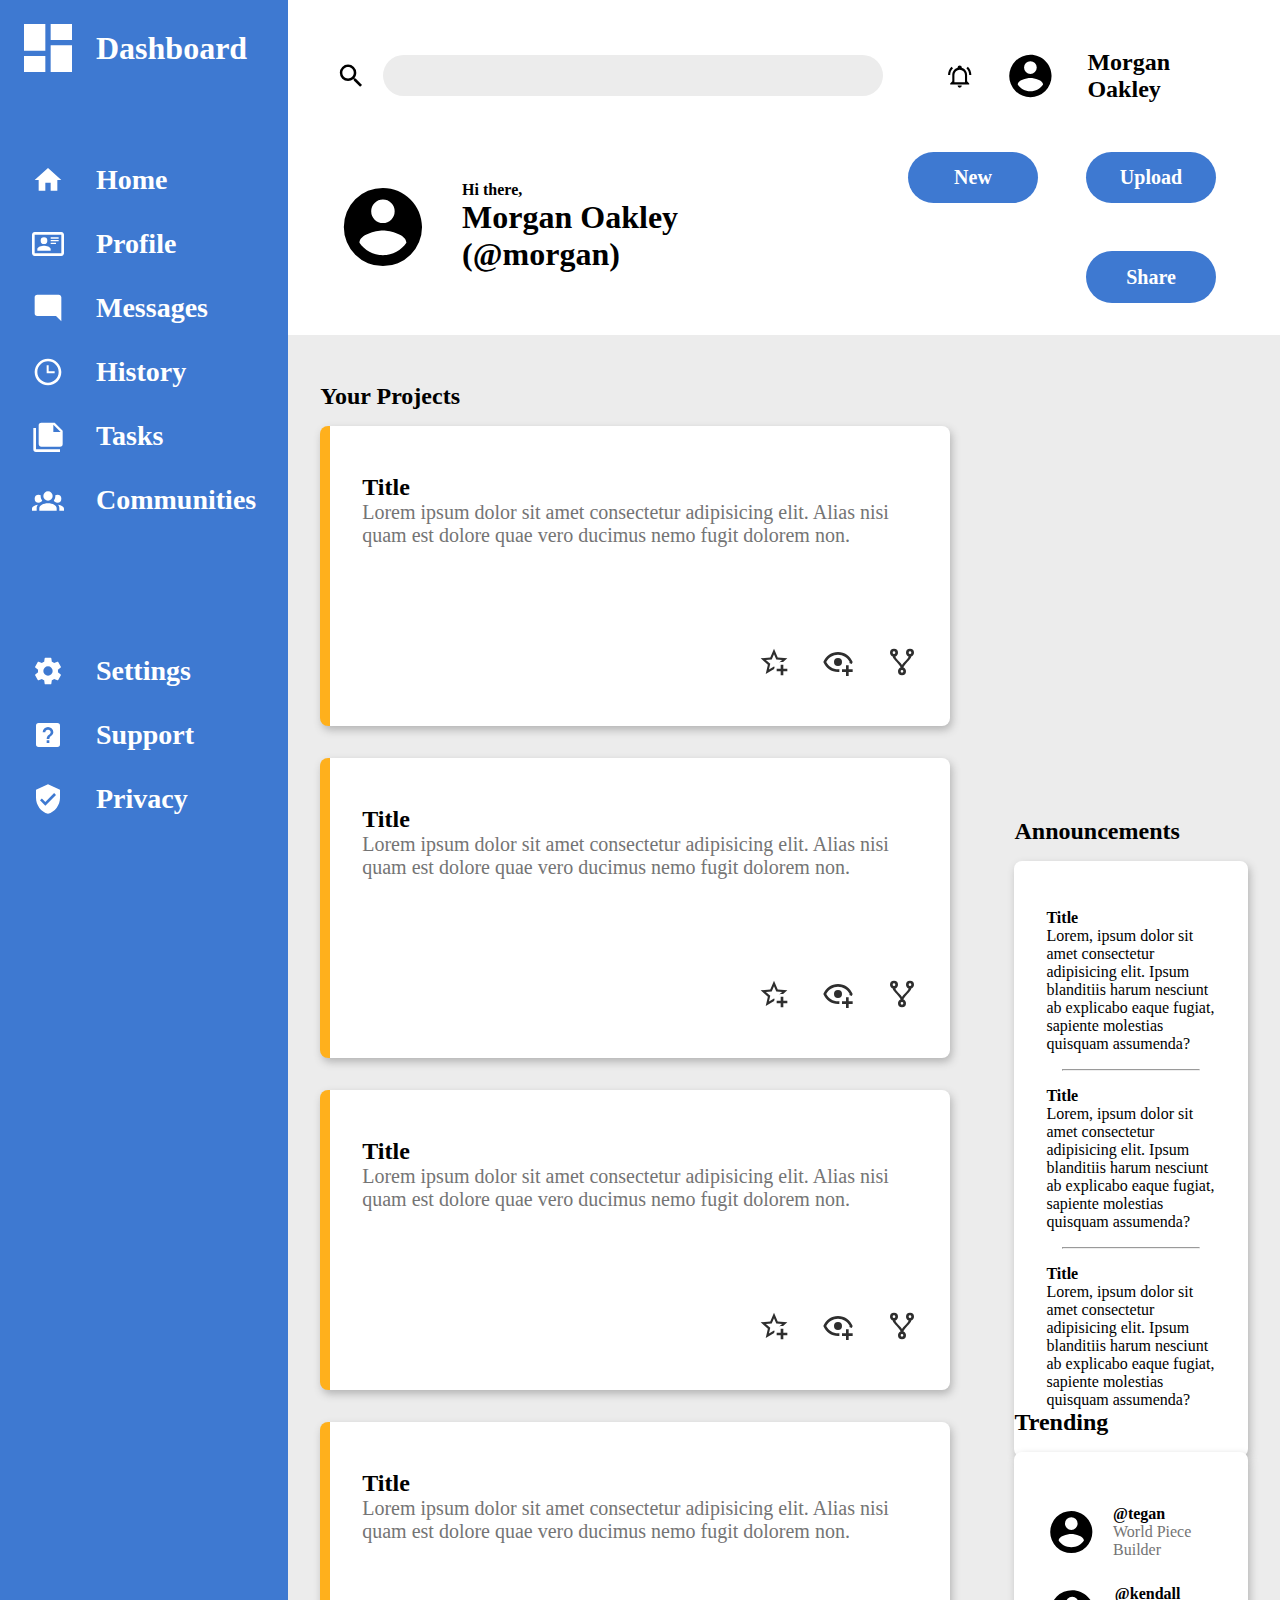
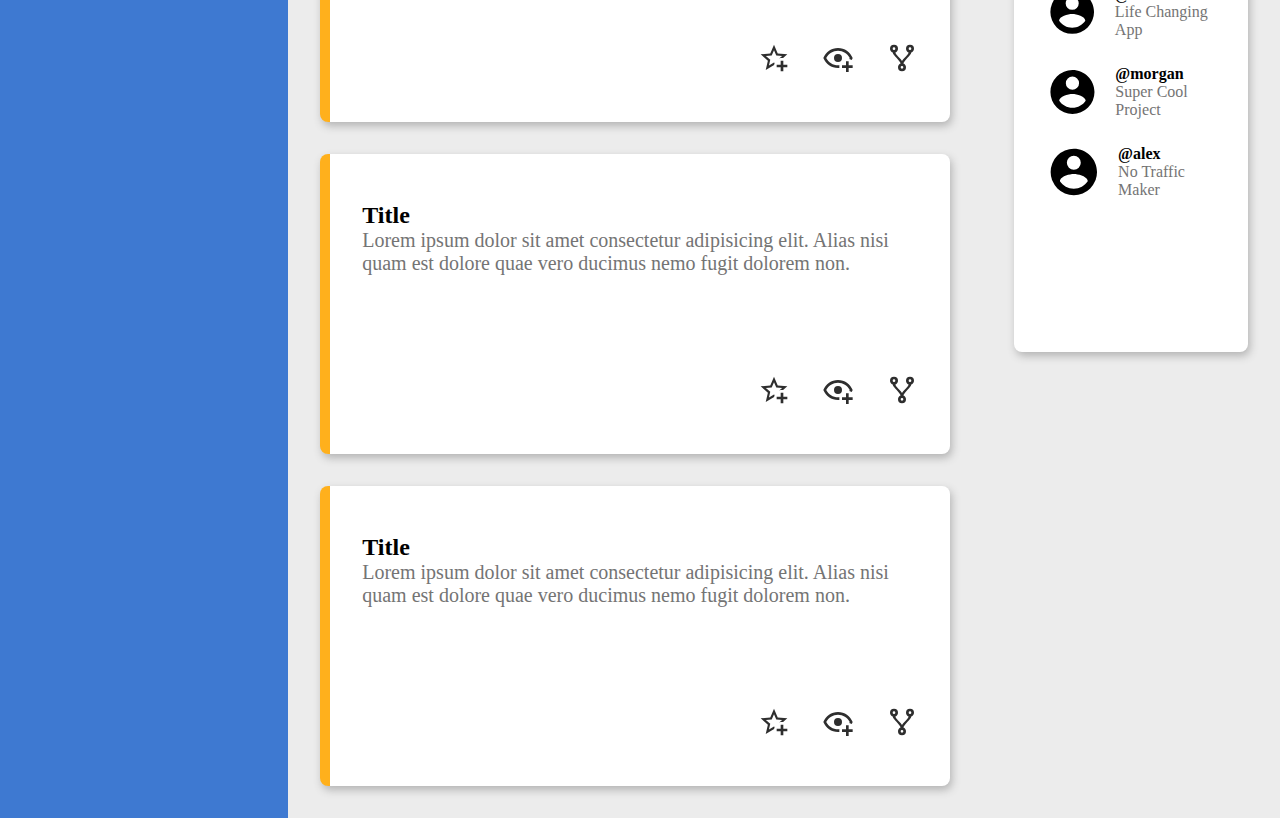
<file: intermediate-html-css/admin-dashboard/index.html>
<!DOCTYPE html>
<html lang="en">
<head>
    <meta charset="UTF-8">
    <meta name="viewport" content="width=device-width, initial-scale=1.0">
    <title>Document</title>
    <link rel="stylesheet" href="style.css">
</head>
<body>
    <div class="sidebar">
        <div class="logo">
            <div class="logo-container">
                <svg xmlns="http://www.w3.org/2000/svg" viewBox="0 0 24 24"><title>view-dashboard</title><path d="M13,3V9H21V3M13,21H21V11H13M3,21H11V15H3M3,13H11V3H3V13Z" /></svg>
                <span>Dashboard</span>
            </div>
        </div>
        <div class="links">
            <div class="nav-item">
                <svg xmlns="http://www.w3.org/2000/svg" viewBox="0 0 24 24"><title>home</title><path d="M10,20V14H14V20H19V12H22L12,3L2,12H5V20H10Z" /></svg>
                <span>Home</span>
            </div>

            <div class="nav-item">
                <svg xmlns="http://www.w3.org/2000/svg" viewBox="0 0 24 24"><title>card-account-details-outline</title><path d="M22,3H2C0.91,3.04 0.04,3.91 0,5V19C0.04,20.09 0.91,20.96 2,21H22C23.09,20.96 23.96,20.09 24,19V5C23.96,3.91 23.09,3.04 22,3M22,19H2V5H22V19M14,17V15.75C14,14.09 10.66,13.25 9,13.25C7.34,13.25 4,14.09 4,15.75V17H14M9,7A2.5,2.5 0 0,0 6.5,9.5A2.5,2.5 0 0,0 9,12A2.5,2.5 0 0,0 11.5,9.5A2.5,2.5 0 0,0 9,7M14,7V8H20V7H14M14,9V10H20V9H14M14,11V12H18V11H14" /></svg>
                <span>Profile</span>
            </div>

            <div class="nav-item">
                <svg xmlns="http://www.w3.org/2000/svg" viewBox="0 0 24 24"><title>message-reply</title><path d="M22,4C22,2.89 21.1,2 20,2H4A2,2 0 0,0 2,4V16A2,2 0 0,0 4,18H18L22,22V4Z" /></svg>
                <span>Messages</span>
            </div>

            <div class="nav-item">
                <svg xmlns="http://www.w3.org/2000/svg" viewBox="0 0 24 24"><title>clock-time-three-outline</title><path d="M12 20C16.4 20 20 16.4 20 12S16.4 4 12 4 4 7.6 4 12 7.6 20 12 20M12 2C17.5 2 22 6.5 22 12S17.5 22 12 22C6.5 22 2 17.5 2 12C2 6.5 6.5 2 12 2M17 11.5V13H11V7H12.5V11.5H17Z" /></svg>
                <span>History</span>
            </div>

            <div class="nav-item">
                <svg xmlns="http://www.w3.org/2000/svg" viewBox="0 0 24 24"><title>note-multiple</title><path d="M16,9H21.5L16,3.5V9M7,2H17L23,8V18A2,2 0 0,1 21,20H7C5.89,20 5,19.1 5,18V4A2,2 0 0,1 7,2M3,6V22H21V24H3A2,2 0 0,1 1,22V6H3Z" /></svg>
                <span>Tasks</span>
            </div>

            <div class="nav-item">
                <svg xmlns="http://www.w3.org/2000/svg" viewBox="0 0 24 24"><title>account-group</title><path d="M12,5.5A3.5,3.5 0 0,1 15.5,9A3.5,3.5 0 0,1 12,12.5A3.5,3.5 0 0,1 8.5,9A3.5,3.5 0 0,1 12,5.5M5,8C5.56,8 6.08,8.15 6.53,8.42C6.38,9.85 6.8,11.27 7.66,12.38C7.16,13.34 6.16,14 5,14A3,3 0 0,1 2,11A3,3 0 0,1 5,8M19,8A3,3 0 0,1 22,11A3,3 0 0,1 19,14C17.84,14 16.84,13.34 16.34,12.38C17.2,11.27 17.62,9.85 17.47,8.42C17.92,8.15 18.44,8 19,8M5.5,18.25C5.5,16.18 8.41,14.5 12,14.5C15.59,14.5 18.5,16.18 18.5,18.25V20H5.5V18.25M0,20V18.5C0,17.11 1.89,15.94 4.45,15.6C3.86,16.28 3.5,17.22 3.5,18.25V20H0M24,20H20.5V18.25C20.5,17.22 20.14,16.28 19.55,15.6C22.11,15.94 24,17.11 24,18.5V20Z" /></svg>
                <span>Communities</span>
            </div>
        </div>
        <div class="options">
            <div class="nav-item">
                <svg xmlns="http://www.w3.org/2000/svg" viewBox="0 0 24 24"><title>cog</title><path d="M12,15.5A3.5,3.5 0 0,1 8.5,12A3.5,3.5 0 0,1 12,8.5A3.5,3.5 0 0,1 15.5,12A3.5,3.5 0 0,1 12,15.5M19.43,12.97C19.47,12.65 19.5,12.33 19.5,12C19.5,11.67 19.47,11.34 19.43,11L21.54,9.37C21.73,9.22 21.78,8.95 21.66,8.73L19.66,5.27C19.54,5.05 19.27,4.96 19.05,5.05L16.56,6.05C16.04,5.66 15.5,5.32 14.87,5.07L14.5,2.42C14.46,2.18 14.25,2 14,2H10C9.75,2 9.54,2.18 9.5,2.42L9.13,5.07C8.5,5.32 7.96,5.66 7.44,6.05L4.95,5.05C4.73,4.96 4.46,5.05 4.34,5.27L2.34,8.73C2.21,8.95 2.27,9.22 2.46,9.37L4.57,11C4.53,11.34 4.5,11.67 4.5,12C4.5,12.33 4.53,12.65 4.57,12.97L2.46,14.63C2.27,14.78 2.21,15.05 2.34,15.27L4.34,18.73C4.46,18.95 4.73,19.03 4.95,18.95L7.44,17.94C7.96,18.34 8.5,18.68 9.13,18.93L9.5,21.58C9.54,21.82 9.75,22 10,22H14C14.25,22 14.46,21.82 14.5,21.58L14.87,18.93C15.5,18.67 16.04,18.34 16.56,17.94L19.05,18.95C19.27,19.03 19.54,18.95 19.66,18.73L21.66,15.27C21.78,15.05 21.73,14.78 21.54,14.63L19.43,12.97Z" /></svg>
                <span>Settings</span>
            </div>

            <div class="nav-item">
                <svg xmlns="http://www.w3.org/2000/svg" viewBox="0 0 24 24"><title>help-box</title><path d="M11,18H13V16H11V18M12,6A4,4 0 0,0 8,10H10A2,2 0 0,1 12,8A2,2 0 0,1 14,10C14,12 11,11.75 11,15H13C13,12.75 16,12.5 16,10A4,4 0 0,0 12,6M5,3H19A2,2 0 0,1 21,5V19A2,2 0 0,1 19,21H5A2,2 0 0,1 3,19V5A2,2 0 0,1 5,3Z" /></svg>
                <span>Support</span>
            </div>

            <div class="nav-item">
                <svg xmlns="http://www.w3.org/2000/svg" viewBox="0 0 24 24"><title>shield-check</title><path d="M10,17L6,13L7.41,11.59L10,14.17L16.59,7.58L18,9M12,1L3,5V11C3,16.55 6.84,21.74 12,23C17.16,21.74 21,16.55 21,11V5L12,1Z" /></svg>
                <span>Privacy</span>
            </div>
        </div>
    </div>

    <div class="header">
        <div class="searchbar">
            <svg xmlns="http://www.w3.org/2000/svg" viewBox="0 0 24 24"><title>magnify</title><path d="M9.5,3A6.5,6.5 0 0,1 16,9.5C16,11.11 15.41,12.59 14.44,13.73L14.71,14H15.5L20.5,19L19,20.5L14,15.5V14.71L13.73,14.44C12.59,15.41 11.11,16 9.5,16A6.5,6.5 0 0,1 3,9.5A6.5,6.5 0 0,1 9.5,3M9.5,5C7,5 5,7 5,9.5C5,12 7,14 9.5,14C12,14 14,12 14,9.5C14,7 12,5 9.5,5Z" /></svg>
            <input type="text" name="search" id="search">
        </div>
        <div class="notifications">
            <svg xmlns="http://www.w3.org/2000/svg" viewBox="0 0 24 24"><title>bell-ring-outline</title><path d="M10,21H14A2,2 0 0,1 12,23A2,2 0 0,1 10,21M21,19V20H3V19L5,17V11C5,7.9 7.03,5.17 10,4.29C10,4.19 10,4.1 10,4A2,2 0 0,1 12,2A2,2 0 0,1 14,4C14,4.1 14,4.19 14,4.29C16.97,5.17 19,7.9 19,11V17L21,19M17,11A5,5 0 0,0 12,6A5,5 0 0,0 7,11V18H17V11M19.75,3.19L18.33,4.61C20.04,6.3 21,8.6 21,11H23C23,8.07 21.84,5.25 19.75,3.19M1,11H3C3,8.6 3.96,6.3 5.67,4.61L4.25,3.19C2.16,5.25 1,8.07 1,11Z" /></svg>
            <svg id="profile-icon" xmlns="http://www.w3.org/2000/svg" viewBox="0 0 24 24"><title>account-circle</title><path d="M12,19.2C9.5,19.2 7.29,17.92 6,16C6.03,14 10,12.9 12,12.9C14,12.9 17.97,14 18,16C16.71,17.92 14.5,19.2 12,19.2M12,5A3,3 0 0,1 15,8A3,3 0 0,1 12,11A3,3 0 0,1 9,8A3,3 0 0,1 12,5M12,2A10,10 0 0,0 2,12A10,10 0 0,0 12,22A10,10 0 0,0 22,12C22,6.47 17.5,2 12,2Z" /></svg>
            <p>Morgan Oakley</p>
        </div>
        <div class="user">
            <svg id="profile" xmlns="http://www.w3.org/2000/svg" viewBox="0 0 24 24"><title>account-circle</title><path d="M12,19.2C9.5,19.2 7.29,17.92 6,16C6.03,14 10,12.9 12,12.9C14,12.9 17.97,14 18,16C16.71,17.92 14.5,19.2 12,19.2M12,5A3,3 0 0,1 15,8A3,3 0 0,1 12,11A3,3 0 0,1 9,8A3,3 0 0,1 12,5M12,2A10,10 0 0,0 2,12A10,10 0 0,0 12,22A10,10 0 0,0 22,12C22,6.47 17.5,2 12,2Z" /></svg>
            <div class="greeting">
                <p>Hi there,</p>
                <p>Morgan Oakley (@morgan)</p>
            </div>
        </div>
        <div class="buttons">
            <button>New</button>
            <button>Upload</button>
            <button>Share</button>
        </div>
    </div>
    <div class="content">
        <div class="main-cards">
            <p>Your Projects</p>
            <div class="cards-container">
                
                <div class="card main-card">
                    <div class="main-card-text">
                        <span>Title</span>
                        <span>Lorem ipsum dolor sit amet consectetur adipisicing elit. Alias nisi quam est dolore quae vero ducimus nemo fugit dolorem non.</span>
                    </div>
                    <div class="icons">
                        <svg xmlns="http://www.w3.org/2000/svg" viewBox="0 0 24 24"><title>star-plus-outline</title><path d="M5.8 21L7.4 14L2 9.2L9.2 8.6L12 2L14.8 8.6L22 9.2L18.8 12H18C17.3 12 16.6 12.1 15.9 12.4L18.1 10.5L13.7 10.1L12 6.1L10.3 10.1L5.9 10.5L9.2 13.4L8.2 17.7L12 15.4L12.5 15.7C12.3 16.2 12.1 16.8 12.1 17.3L5.8 21M17 14V17H14V19H17V22H19V19H22V17H19V14H17Z" /></svg>
                        <svg xmlns="http://www.w3.org/2000/svg" viewBox="0 0 24 24"><title>eye-plus-outline</title><path d="M12,4.5C7,4.5 2.73,7.61 1,12C2.73,16.39 7,19.5 12,19.5C12.36,19.5 12.72,19.5 13.08,19.45C13.03,19.13 13,18.82 13,18.5C13,18.14 13.04,17.78 13.1,17.42C12.74,17.46 12.37,17.5 12,17.5C8.24,17.5 4.83,15.36 3.18,12C4.83,8.64 8.24,6.5 12,6.5C15.76,6.5 19.17,8.64 20.82,12C20.7,12.24 20.56,12.45 20.43,12.68C21.09,12.84 21.72,13.11 22.29,13.5C22.56,13 22.8,12.5 23,12C21.27,7.61 17,4.5 12,4.5M12,9A3,3 0 0,0 9,12A3,3 0 0,0 12,15A3,3 0 0,0 15,12A3,3 0 0,0 12,9M18,14.5V17.5H15V19.5H18V22.5H20V19.5H23V17.5H20V14.5H18Z" /></svg>
                        <svg xmlns="http://www.w3.org/2000/svg" viewBox="0 0 24 24"><title>source-fork</title><path d="M6,2A3,3 0 0,1 9,5C9,6.28 8.19,7.38 7.06,7.81C7.15,8.27 7.39,8.83 8,9.63C9,10.92 11,12.83 12,14.17C13,12.83 15,10.92 16,9.63C16.61,8.83 16.85,8.27 16.94,7.81C15.81,7.38 15,6.28 15,5A3,3 0 0,1 18,2A3,3 0 0,1 21,5C21,6.32 20.14,7.45 18.95,7.85C18.87,8.37 18.64,9 18,9.83C17,11.17 15,13.08 14,14.38C13.39,15.17 13.15,15.73 13.06,16.19C14.19,16.62 15,17.72 15,19A3,3 0 0,1 12,22A3,3 0 0,1 9,19C9,17.72 9.81,16.62 10.94,16.19C10.85,15.73 10.61,15.17 10,14.38C9,13.08 7,11.17 6,9.83C5.36,9 5.13,8.37 5.05,7.85C3.86,7.45 3,6.32 3,5A3,3 0 0,1 6,2M6,4A1,1 0 0,0 5,5A1,1 0 0,0 6,6A1,1 0 0,0 7,5A1,1 0 0,0 6,4M18,4A1,1 0 0,0 17,5A1,1 0 0,0 18,6A1,1 0 0,0 19,5A1,1 0 0,0 18,4M12,18A1,1 0 0,0 11,19A1,1 0 0,0 12,20A1,1 0 0,0 13,19A1,1 0 0,0 12,18Z" /></svg>
                    </div>
                </div>

                <div class="card main-card">
                    <div class="main-card-text">
                        <span>Title</span>
                        <span>Lorem ipsum dolor sit amet consectetur adipisicing elit. Alias nisi quam est dolore quae vero ducimus nemo fugit dolorem non.</span>
                    </div>
                    <div class="icons">
                        <svg xmlns="http://www.w3.org/2000/svg" viewBox="0 0 24 24"><title>star-plus-outline</title><path d="M5.8 21L7.4 14L2 9.2L9.2 8.6L12 2L14.8 8.6L22 9.2L18.8 12H18C17.3 12 16.6 12.1 15.9 12.4L18.1 10.5L13.7 10.1L12 6.1L10.3 10.1L5.9 10.5L9.2 13.4L8.2 17.7L12 15.4L12.5 15.7C12.3 16.2 12.1 16.8 12.1 17.3L5.8 21M17 14V17H14V19H17V22H19V19H22V17H19V14H17Z" /></svg>
                        <svg xmlns="http://www.w3.org/2000/svg" viewBox="0 0 24 24"><title>eye-plus-outline</title><path d="M12,4.5C7,4.5 2.73,7.61 1,12C2.73,16.39 7,19.5 12,19.5C12.36,19.5 12.72,19.5 13.08,19.45C13.03,19.13 13,18.82 13,18.5C13,18.14 13.04,17.78 13.1,17.42C12.74,17.46 12.37,17.5 12,17.5C8.24,17.5 4.83,15.36 3.18,12C4.83,8.64 8.24,6.5 12,6.5C15.76,6.5 19.17,8.64 20.82,12C20.7,12.24 20.56,12.45 20.43,12.68C21.09,12.84 21.72,13.11 22.29,13.5C22.56,13 22.8,12.5 23,12C21.27,7.61 17,4.5 12,4.5M12,9A3,3 0 0,0 9,12A3,3 0 0,0 12,15A3,3 0 0,0 15,12A3,3 0 0,0 12,9M18,14.5V17.5H15V19.5H18V22.5H20V19.5H23V17.5H20V14.5H18Z" /></svg>
                        <svg xmlns="http://www.w3.org/2000/svg" viewBox="0 0 24 24"><title>source-fork</title><path d="M6,2A3,3 0 0,1 9,5C9,6.28 8.19,7.38 7.06,7.81C7.15,8.27 7.39,8.83 8,9.63C9,10.92 11,12.83 12,14.17C13,12.83 15,10.92 16,9.63C16.61,8.83 16.85,8.27 16.94,7.81C15.81,7.38 15,6.28 15,5A3,3 0 0,1 18,2A3,3 0 0,1 21,5C21,6.32 20.14,7.45 18.95,7.85C18.87,8.37 18.64,9 18,9.83C17,11.17 15,13.08 14,14.38C13.39,15.17 13.15,15.73 13.06,16.19C14.19,16.62 15,17.72 15,19A3,3 0 0,1 12,22A3,3 0 0,1 9,19C9,17.72 9.81,16.62 10.94,16.19C10.85,15.73 10.61,15.17 10,14.38C9,13.08 7,11.17 6,9.83C5.36,9 5.13,8.37 5.05,7.85C3.86,7.45 3,6.32 3,5A3,3 0 0,1 6,2M6,4A1,1 0 0,0 5,5A1,1 0 0,0 6,6A1,1 0 0,0 7,5A1,1 0 0,0 6,4M18,4A1,1 0 0,0 17,5A1,1 0 0,0 18,6A1,1 0 0,0 19,5A1,1 0 0,0 18,4M12,18A1,1 0 0,0 11,19A1,1 0 0,0 12,20A1,1 0 0,0 13,19A1,1 0 0,0 12,18Z" /></svg>
                    </div>
                </div>

                <div class="card main-card">
                    <div class="main-card-text">
                        <span>Title</span>
                        <span>Lorem ipsum dolor sit amet consectetur adipisicing elit. Alias nisi quam est dolore quae vero ducimus nemo fugit dolorem non.</span>
                    </div>
                    <div class="icons">
                        <svg xmlns="http://www.w3.org/2000/svg" viewBox="0 0 24 24"><title>star-plus-outline</title><path d="M5.8 21L7.4 14L2 9.2L9.2 8.6L12 2L14.8 8.6L22 9.2L18.8 12H18C17.3 12 16.6 12.1 15.9 12.4L18.1 10.5L13.7 10.1L12 6.1L10.3 10.1L5.9 10.5L9.2 13.4L8.2 17.7L12 15.4L12.5 15.7C12.3 16.2 12.1 16.8 12.1 17.3L5.8 21M17 14V17H14V19H17V22H19V19H22V17H19V14H17Z" /></svg>
                        <svg xmlns="http://www.w3.org/2000/svg" viewBox="0 0 24 24"><title>eye-plus-outline</title><path d="M12,4.5C7,4.5 2.73,7.61 1,12C2.73,16.39 7,19.5 12,19.5C12.36,19.5 12.72,19.5 13.08,19.45C13.03,19.13 13,18.82 13,18.5C13,18.14 13.04,17.78 13.1,17.42C12.74,17.46 12.37,17.5 12,17.5C8.24,17.5 4.83,15.36 3.18,12C4.83,8.64 8.24,6.5 12,6.5C15.76,6.5 19.17,8.64 20.82,12C20.7,12.24 20.56,12.45 20.43,12.68C21.09,12.84 21.72,13.11 22.29,13.5C22.56,13 22.8,12.5 23,12C21.27,7.61 17,4.5 12,4.5M12,9A3,3 0 0,0 9,12A3,3 0 0,0 12,15A3,3 0 0,0 15,12A3,3 0 0,0 12,9M18,14.5V17.5H15V19.5H18V22.5H20V19.5H23V17.5H20V14.5H18Z" /></svg>
                        <svg xmlns="http://www.w3.org/2000/svg" viewBox="0 0 24 24"><title>source-fork</title><path d="M6,2A3,3 0 0,1 9,5C9,6.28 8.19,7.38 7.06,7.81C7.15,8.27 7.39,8.83 8,9.63C9,10.92 11,12.83 12,14.17C13,12.83 15,10.92 16,9.63C16.61,8.83 16.85,8.27 16.94,7.81C15.81,7.38 15,6.28 15,5A3,3 0 0,1 18,2A3,3 0 0,1 21,5C21,6.32 20.14,7.45 18.95,7.85C18.87,8.37 18.64,9 18,9.83C17,11.17 15,13.08 14,14.38C13.39,15.17 13.15,15.73 13.06,16.19C14.19,16.62 15,17.72 15,19A3,3 0 0,1 12,22A3,3 0 0,1 9,19C9,17.72 9.81,16.62 10.94,16.19C10.85,15.73 10.61,15.17 10,14.38C9,13.08 7,11.17 6,9.83C5.36,9 5.13,8.37 5.05,7.85C3.86,7.45 3,6.32 3,5A3,3 0 0,1 6,2M6,4A1,1 0 0,0 5,5A1,1 0 0,0 6,6A1,1 0 0,0 7,5A1,1 0 0,0 6,4M18,4A1,1 0 0,0 17,5A1,1 0 0,0 18,6A1,1 0 0,0 19,5A1,1 0 0,0 18,4M12,18A1,1 0 0,0 11,19A1,1 0 0,0 12,20A1,1 0 0,0 13,19A1,1 0 0,0 12,18Z" /></svg>
                    </div>
                </div>

                <div class="card main-card">
                    <div class="main-card-text">
                        <span>Title</span>
                        <span>Lorem ipsum dolor sit amet consectetur adipisicing elit. Alias nisi quam est dolore quae vero ducimus nemo fugit dolorem non.</span>
                    </div>
                    <div class="icons">
                        <svg xmlns="http://www.w3.org/2000/svg" viewBox="0 0 24 24"><title>star-plus-outline</title><path d="M5.8 21L7.4 14L2 9.2L9.2 8.6L12 2L14.8 8.6L22 9.2L18.8 12H18C17.3 12 16.6 12.1 15.9 12.4L18.1 10.5L13.7 10.1L12 6.1L10.3 10.1L5.9 10.5L9.2 13.4L8.2 17.7L12 15.4L12.5 15.7C12.3 16.2 12.1 16.8 12.1 17.3L5.8 21M17 14V17H14V19H17V22H19V19H22V17H19V14H17Z" /></svg>
                        <svg xmlns="http://www.w3.org/2000/svg" viewBox="0 0 24 24"><title>eye-plus-outline</title><path d="M12,4.5C7,4.5 2.73,7.61 1,12C2.73,16.39 7,19.5 12,19.5C12.36,19.5 12.72,19.5 13.08,19.45C13.03,19.13 13,18.82 13,18.5C13,18.14 13.04,17.78 13.1,17.42C12.74,17.46 12.37,17.5 12,17.5C8.24,17.5 4.83,15.36 3.18,12C4.83,8.64 8.24,6.5 12,6.5C15.76,6.5 19.17,8.64 20.82,12C20.7,12.24 20.56,12.45 20.43,12.68C21.09,12.84 21.72,13.11 22.29,13.5C22.56,13 22.8,12.5 23,12C21.27,7.61 17,4.5 12,4.5M12,9A3,3 0 0,0 9,12A3,3 0 0,0 12,15A3,3 0 0,0 15,12A3,3 0 0,0 12,9M18,14.5V17.5H15V19.5H18V22.5H20V19.5H23V17.5H20V14.5H18Z" /></svg>
                        <svg xmlns="http://www.w3.org/2000/svg" viewBox="0 0 24 24"><title>source-fork</title><path d="M6,2A3,3 0 0,1 9,5C9,6.28 8.19,7.38 7.06,7.81C7.15,8.27 7.39,8.83 8,9.63C9,10.92 11,12.83 12,14.17C13,12.83 15,10.92 16,9.63C16.61,8.83 16.85,8.27 16.94,7.81C15.81,7.38 15,6.28 15,5A3,3 0 0,1 18,2A3,3 0 0,1 21,5C21,6.32 20.14,7.45 18.95,7.85C18.87,8.37 18.64,9 18,9.83C17,11.17 15,13.08 14,14.38C13.39,15.17 13.15,15.73 13.06,16.19C14.19,16.62 15,17.72 15,19A3,3 0 0,1 12,22A3,3 0 0,1 9,19C9,17.72 9.81,16.62 10.94,16.19C10.85,15.73 10.61,15.17 10,14.38C9,13.08 7,11.17 6,9.83C5.36,9 5.13,8.37 5.05,7.85C3.86,7.45 3,6.32 3,5A3,3 0 0,1 6,2M6,4A1,1 0 0,0 5,5A1,1 0 0,0 6,6A1,1 0 0,0 7,5A1,1 0 0,0 6,4M18,4A1,1 0 0,0 17,5A1,1 0 0,0 18,6A1,1 0 0,0 19,5A1,1 0 0,0 18,4M12,18A1,1 0 0,0 11,19A1,1 0 0,0 12,20A1,1 0 0,0 13,19A1,1 0 0,0 12,18Z" /></svg>
                    </div>
                </div>

                <div class="card main-card">
                    <div class="main-card-text">
                        <span>Title</span>
                        <span>Lorem ipsum dolor sit amet consectetur adipisicing elit. Alias nisi quam est dolore quae vero ducimus nemo fugit dolorem non.</span>
                    </div>
                    <div class="icons">
                        <svg xmlns="http://www.w3.org/2000/svg" viewBox="0 0 24 24"><title>star-plus-outline</title><path d="M5.8 21L7.4 14L2 9.2L9.2 8.6L12 2L14.8 8.6L22 9.2L18.8 12H18C17.3 12 16.6 12.1 15.9 12.4L18.1 10.5L13.7 10.1L12 6.1L10.3 10.1L5.9 10.5L9.2 13.4L8.2 17.7L12 15.4L12.5 15.7C12.3 16.2 12.1 16.8 12.1 17.3L5.8 21M17 14V17H14V19H17V22H19V19H22V17H19V14H17Z" /></svg>
                        <svg xmlns="http://www.w3.org/2000/svg" viewBox="0 0 24 24"><title>eye-plus-outline</title><path d="M12,4.5C7,4.5 2.73,7.61 1,12C2.73,16.39 7,19.5 12,19.5C12.36,19.5 12.72,19.5 13.08,19.45C13.03,19.13 13,18.82 13,18.5C13,18.14 13.04,17.78 13.1,17.42C12.74,17.46 12.37,17.5 12,17.5C8.24,17.5 4.83,15.36 3.18,12C4.83,8.64 8.24,6.5 12,6.5C15.76,6.5 19.17,8.64 20.82,12C20.7,12.24 20.56,12.45 20.43,12.68C21.09,12.84 21.72,13.11 22.29,13.5C22.56,13 22.8,12.5 23,12C21.27,7.61 17,4.5 12,4.5M12,9A3,3 0 0,0 9,12A3,3 0 0,0 12,15A3,3 0 0,0 15,12A3,3 0 0,0 12,9M18,14.5V17.5H15V19.5H18V22.5H20V19.5H23V17.5H20V14.5H18Z" /></svg>
                        <svg xmlns="http://www.w3.org/2000/svg" viewBox="0 0 24 24"><title>source-fork</title><path d="M6,2A3,3 0 0,1 9,5C9,6.28 8.19,7.38 7.06,7.81C7.15,8.27 7.39,8.83 8,9.63C9,10.92 11,12.83 12,14.17C13,12.83 15,10.92 16,9.63C16.61,8.83 16.85,8.27 16.94,7.81C15.81,7.38 15,6.28 15,5A3,3 0 0,1 18,2A3,3 0 0,1 21,5C21,6.32 20.14,7.45 18.95,7.85C18.87,8.37 18.64,9 18,9.83C17,11.17 15,13.08 14,14.38C13.39,15.17 13.15,15.73 13.06,16.19C14.19,16.62 15,17.72 15,19A3,3 0 0,1 12,22A3,3 0 0,1 9,19C9,17.72 9.81,16.62 10.94,16.19C10.85,15.73 10.61,15.17 10,14.38C9,13.08 7,11.17 6,9.83C5.36,9 5.13,8.37 5.05,7.85C3.86,7.45 3,6.32 3,5A3,3 0 0,1 6,2M6,4A1,1 0 0,0 5,5A1,1 0 0,0 6,6A1,1 0 0,0 7,5A1,1 0 0,0 6,4M18,4A1,1 0 0,0 17,5A1,1 0 0,0 18,6A1,1 0 0,0 19,5A1,1 0 0,0 18,4M12,18A1,1 0 0,0 11,19A1,1 0 0,0 12,20A1,1 0 0,0 13,19A1,1 0 0,0 12,18Z" /></svg>
                    </div>
                </div>

                <div class="card main-card">
                    <div class="main-card-text">
                        <span>Title</span>
                        <span>Lorem ipsum dolor sit amet consectetur adipisicing elit. Alias nisi quam est dolore quae vero ducimus nemo fugit dolorem non.</span>
                    </div>
                    <div class="icons">
                        <svg xmlns="http://www.w3.org/2000/svg" viewBox="0 0 24 24"><title>star-plus-outline</title><path d="M5.8 21L7.4 14L2 9.2L9.2 8.6L12 2L14.8 8.6L22 9.2L18.8 12H18C17.3 12 16.6 12.1 15.9 12.4L18.1 10.5L13.7 10.1L12 6.1L10.3 10.1L5.9 10.5L9.2 13.4L8.2 17.7L12 15.4L12.5 15.7C12.3 16.2 12.1 16.8 12.1 17.3L5.8 21M17 14V17H14V19H17V22H19V19H22V17H19V14H17Z" /></svg>
                        <svg xmlns="http://www.w3.org/2000/svg" viewBox="0 0 24 24"><title>eye-plus-outline</title><path d="M12,4.5C7,4.5 2.73,7.61 1,12C2.73,16.39 7,19.5 12,19.5C12.36,19.5 12.72,19.5 13.08,19.45C13.03,19.13 13,18.82 13,18.5C13,18.14 13.04,17.78 13.1,17.42C12.74,17.46 12.37,17.5 12,17.5C8.24,17.5 4.83,15.36 3.18,12C4.83,8.64 8.24,6.5 12,6.5C15.76,6.5 19.17,8.64 20.82,12C20.7,12.24 20.56,12.45 20.43,12.68C21.09,12.84 21.72,13.11 22.29,13.5C22.56,13 22.8,12.5 23,12C21.27,7.61 17,4.5 12,4.5M12,9A3,3 0 0,0 9,12A3,3 0 0,0 12,15A3,3 0 0,0 15,12A3,3 0 0,0 12,9M18,14.5V17.5H15V19.5H18V22.5H20V19.5H23V17.5H20V14.5H18Z" /></svg>
                        <svg xmlns="http://www.w3.org/2000/svg" viewBox="0 0 24 24"><title>source-fork</title><path d="M6,2A3,3 0 0,1 9,5C9,6.28 8.19,7.38 7.06,7.81C7.15,8.27 7.39,8.83 8,9.63C9,10.92 11,12.83 12,14.17C13,12.83 15,10.92 16,9.63C16.61,8.83 16.85,8.27 16.94,7.81C15.81,7.38 15,6.28 15,5A3,3 0 0,1 18,2A3,3 0 0,1 21,5C21,6.32 20.14,7.45 18.95,7.85C18.87,8.37 18.64,9 18,9.83C17,11.17 15,13.08 14,14.38C13.39,15.17 13.15,15.73 13.06,16.19C14.19,16.62 15,17.72 15,19A3,3 0 0,1 12,22A3,3 0 0,1 9,19C9,17.72 9.81,16.62 10.94,16.19C10.85,15.73 10.61,15.17 10,14.38C9,13.08 7,11.17 6,9.83C5.36,9 5.13,8.37 5.05,7.85C3.86,7.45 3,6.32 3,5A3,3 0 0,1 6,2M6,4A1,1 0 0,0 5,5A1,1 0 0,0 6,6A1,1 0 0,0 7,5A1,1 0 0,0 6,4M18,4A1,1 0 0,0 17,5A1,1 0 0,0 18,6A1,1 0 0,0 19,5A1,1 0 0,0 18,4M12,18A1,1 0 0,0 11,19A1,1 0 0,0 12,20A1,1 0 0,0 13,19A1,1 0 0,0 12,18Z" /></svg>
                    </div>
                </div>

            </div>
        </div>
        <div class="side-cards">
            <p>Announcements</p>
            <div class="side-cards-container">
                <div class="card announcements-card">
                    <div class="announcement">
                        <span>Title</span>
                        <span>Lorem, ipsum dolor sit amet consectetur adipisicing elit. Ipsum blanditiis harum nesciunt ab explicabo eaque fugiat, sapiente molestias quisquam assumenda?</span>
                    </div>
                    <hr>
                    <div class="announcement">
                        <span>Title</span>
                        <span>Lorem, ipsum dolor sit amet consectetur adipisicing elit. Ipsum blanditiis harum nesciunt ab explicabo eaque fugiat, sapiente molestias quisquam assumenda?</span>
                    </div>
                    <hr>
                    <div class="announcement">
                        <span>Title</span>
                        <span>Lorem, ipsum dolor sit amet consectetur adipisicing elit. Ipsum blanditiis harum nesciunt ab explicabo eaque fugiat, sapiente molestias quisquam assumenda?</span>
                    </div>
                </div>
            </div>
            <p>Trending</p>
            <div class="side-cards-container">
                <div class="card">
                    
                    <div class="trending-item">
                        <svg xmlns="http://www.w3.org/2000/svg" viewBox="0 0 24 24"><title>account-circle</title><path d="M12,19.2C9.5,19.2 7.29,17.92 6,16C6.03,14 10,12.9 12,12.9C14,12.9 17.97,14 18,16C16.71,17.92 14.5,19.2 12,19.2M12,5A3,3 0 0,1 15,8A3,3 0 0,1 12,11A3,3 0 0,1 9,8A3,3 0 0,1 12,5M12,2A10,10 0 0,0 2,12A10,10 0 0,0 12,22A10,10 0 0,0 22,12C22,6.47 17.5,2 12,2Z" /></svg>
                        <div class="trending-text">
                            <span>@tegan</span>
                            <span>World Piece Builder</span>
                        </div>
                    </div>

                    <div class="trending-item">
                        <svg xmlns="http://www.w3.org/2000/svg" viewBox="0 0 24 24"><title>account-circle</title><path d="M12,19.2C9.5,19.2 7.29,17.92 6,16C6.03,14 10,12.9 12,12.9C14,12.9 17.97,14 18,16C16.71,17.92 14.5,19.2 12,19.2M12,5A3,3 0 0,1 15,8A3,3 0 0,1 12,11A3,3 0 0,1 9,8A3,3 0 0,1 12,5M12,2A10,10 0 0,0 2,12A10,10 0 0,0 12,22A10,10 0 0,0 22,12C22,6.47 17.5,2 12,2Z" /></svg>
                        <div class="trending-text">
                            <span>@kendall</span>
                            <span>Life Changing App</span>
                        </div>
                    </div>

                    <div class="trending-item">
                        <svg xmlns="http://www.w3.org/2000/svg" viewBox="0 0 24 24"><title>account-circle</title><path d="M12,19.2C9.5,19.2 7.29,17.92 6,16C6.03,14 10,12.9 12,12.9C14,12.9 17.97,14 18,16C16.71,17.92 14.5,19.2 12,19.2M12,5A3,3 0 0,1 15,8A3,3 0 0,1 12,11A3,3 0 0,1 9,8A3,3 0 0,1 12,5M12,2A10,10 0 0,0 2,12A10,10 0 0,0 12,22A10,10 0 0,0 22,12C22,6.47 17.5,2 12,2Z" /></svg>
                        <div class="trending-text">
                            <span>@morgan</span>
                            <span>Super Cool Project</span>
                        </div>
                    </div>

                    <div class="trending-item">
                        <svg xmlns="http://www.w3.org/2000/svg" viewBox="0 0 24 24"><title>account-circle</title><path d="M12,19.2C9.5,19.2 7.29,17.92 6,16C6.03,14 10,12.9 12,12.9C14,12.9 17.97,14 18,16C16.71,17.92 14.5,19.2 12,19.2M12,5A3,3 0 0,1 15,8A3,3 0 0,1 12,11A3,3 0 0,1 9,8A3,3 0 0,1 12,5M12,2A10,10 0 0,0 2,12A10,10 0 0,0 12,22A10,10 0 0,0 22,12C22,6.47 17.5,2 12,2Z" /></svg>
                        <div class="trending-text">
                            <span>@alex</span>
                            <span>No Traffic Maker</span>
                        </div>
                    </div>
                    
                </div>
            </div>
        </div>
    </div>
</body>
</html>
</file>
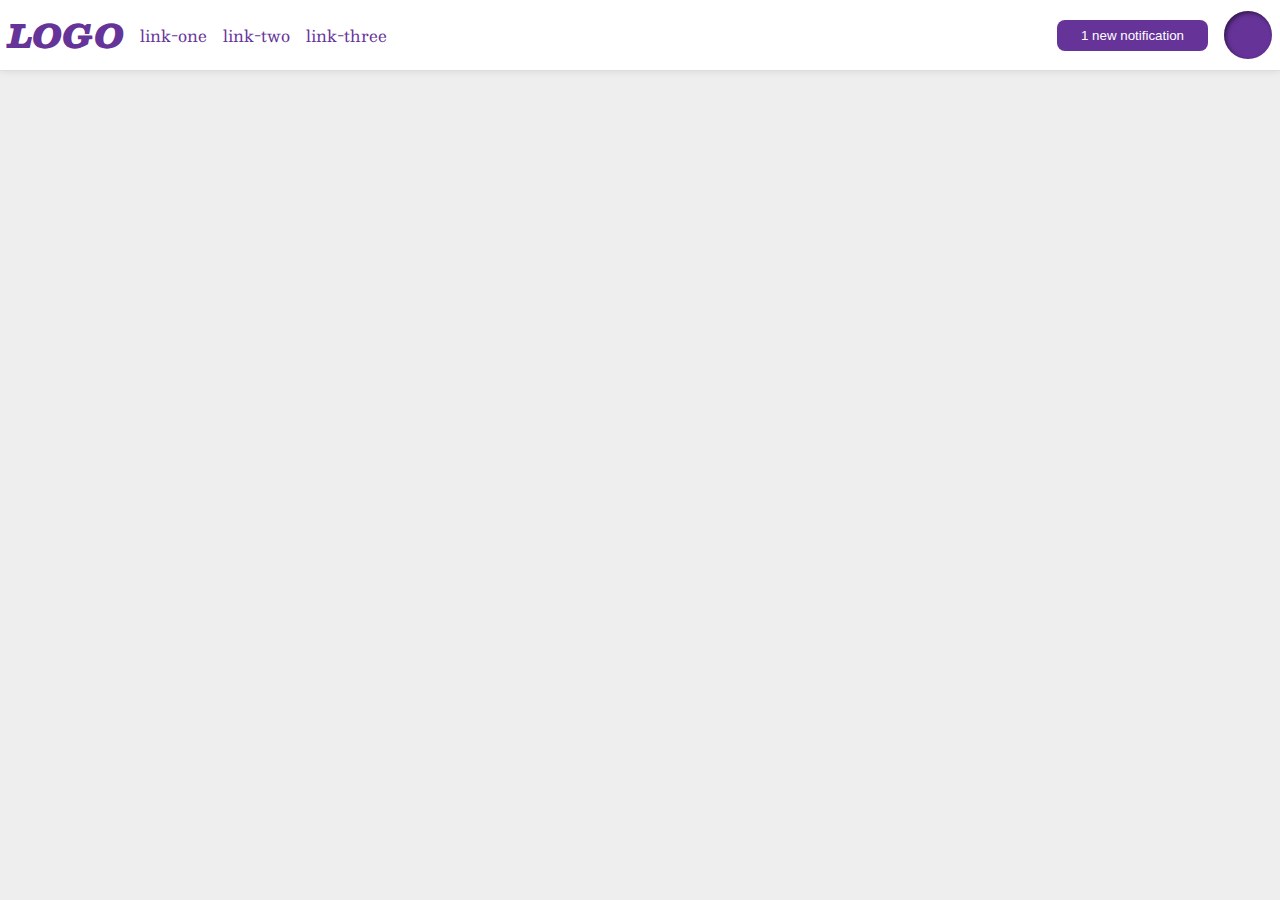
<file: foundations/flex/03-flex-header-2/index.html>
<!DOCTYPE html>
<html lang="en">
  <head>
    <meta charset="UTF-8">
    <meta http-equiv="X-UA-Compatible" content="IE=edge">
    <meta name="viewport" content="width=device-width, initial-scale=1.0">
    <title>Flex Header 2</title>
    <link rel="stylesheet" href="style.css">
  </head>
  <body>
    <div class="header">
      <div class="header-left">
        <div class="logo">
          LOGO
        </div>
        <ul class="links">
          <li><a href="https://google.com">link-one</a></li>
          <li><a href="https://google.com">link-two</a></li>
          <li><a href="https://google.com">link-three</a></li>
        </ul>
      </div>
      <div class="header-right">
        <button class="notifications">
          1 new notification
        </button>
        <div class="profile-image"></div>
      </div>
    </div>
  </body>
</html>
</file>
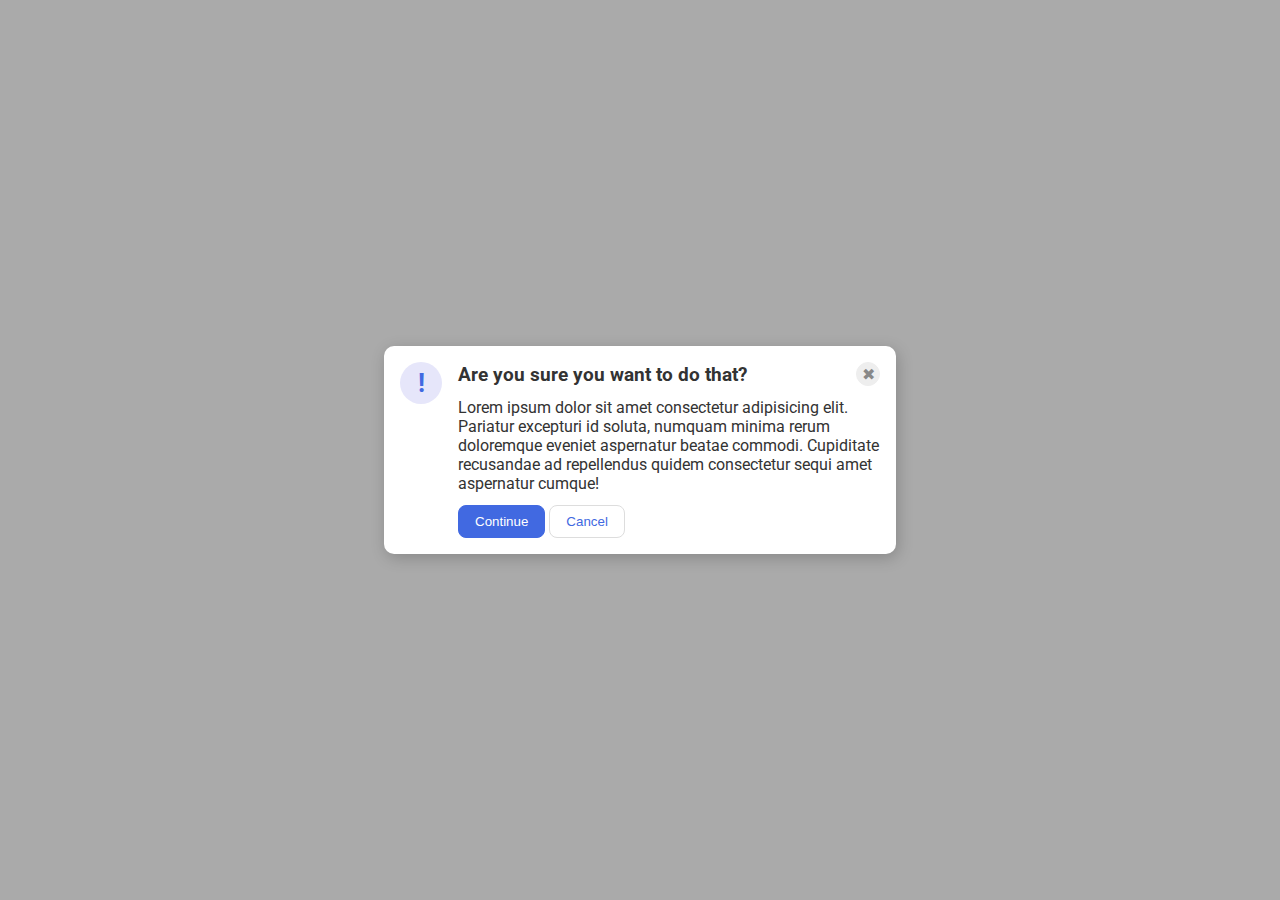
<file: foundations/flex/05-flex-modal/index.html>
<!DOCTYPE html>
<html lang="en">
  <head>
    <meta charset="UTF-8">
    <meta http-equiv="X-UA-Compatible" content="IE=edge">
    <meta name="viewport" content="width=device-width, initial-scale=1.0">
    <link rel="stylesheet" href="style.css">
    <title>Modal</title>
  </head>
  <body>
    <div class="modal">
      
      <div class="icon">!</div>

      <div class="content">

        <div class="header-close">
          <div class="header">Are you sure you want to do that?</div>
          <button class="close-button">✖</button>
        </div>

        <div class="text">Lorem ipsum dolor sit amet consectetur adipisicing elit. Pariatur excepturi id soluta, numquam minima rerum doloremque eveniet aspernatur beatae commodi. Cupiditate recusandae ad repellendus quidem consectetur sequi amet aspernatur cumque!</div>

        <div class="buttons">
          <button class="continue">Continue</button>
          <button class="cancel">Cancel</button>
        </div>
        
      </div>
  
    </div>
  </body>
</html>
</file>
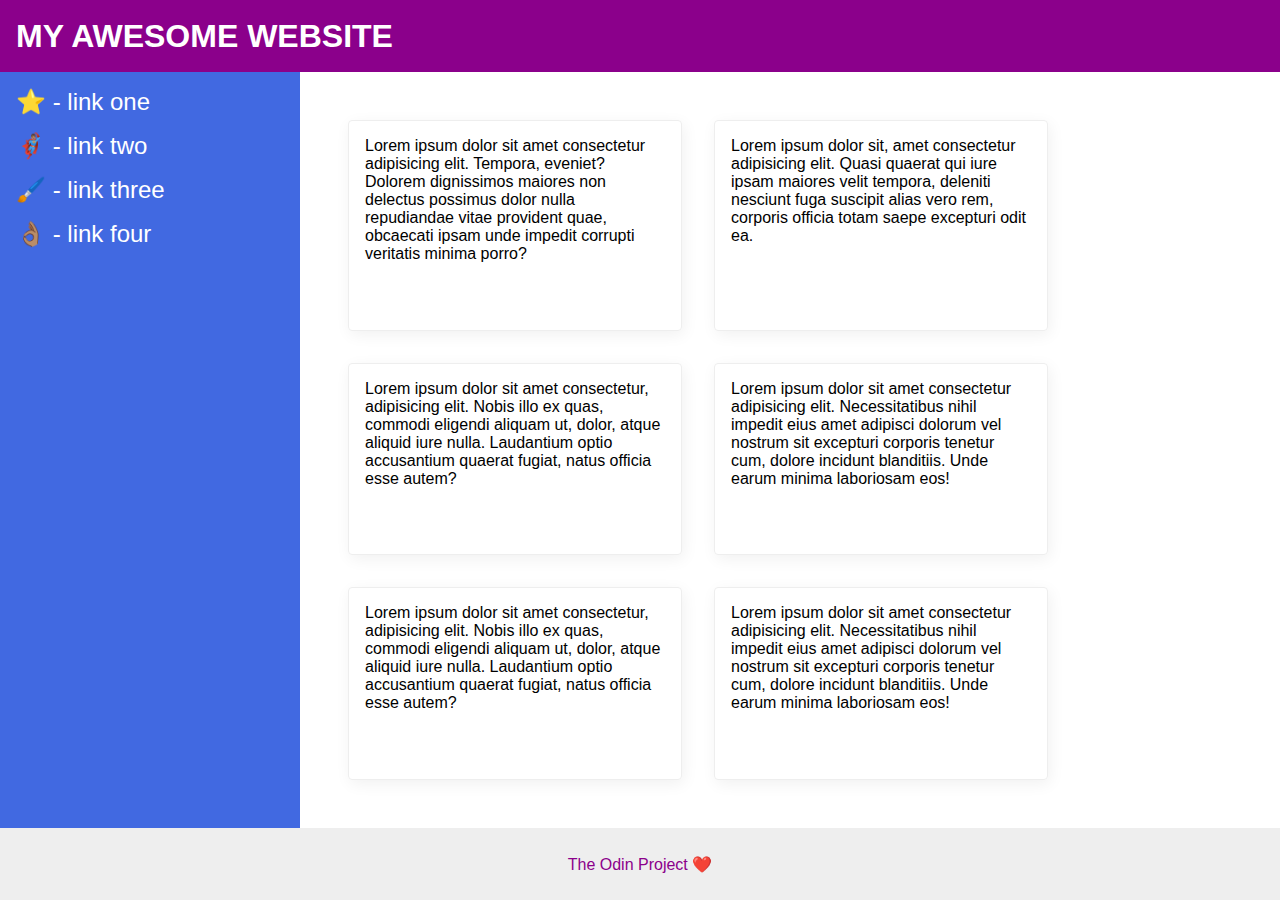
<file: foundations/flex/07-flex-layout-2/index.html>
<!DOCTYPE html>
<html lang="en">
  <head>
    <meta charset="UTF-8">
    <meta http-equiv="X-UA-Compatible" content="IE=edge">
    <meta name="viewport" content="width=device-width, initial-scale=1.0">
    <title>The Holy Grail</title>
    <link rel="stylesheet" href="style.css">
  </head>
  <body>
    <div class="header">
      MY AWESOME WEBSITE
    </div>

    <div class="content">

      <div class="sidebar">
        
        <ul>
          <li><a href="#">⭐ - link one</a></li>
          <li><a href="#">🦸🏽‍♂️ - link two</a></li>
          <li><a href="#">🖌️ - link three</a></li>
          <li><a href="#">👌🏽 - link four</a></li>
        </ul>

      </div>

      <div class="cards">

        <div class="card">Lorem ipsum dolor sit amet consectetur adipisicing elit. Tempora, eveniet? Dolorem dignissimos maiores non delectus possimus dolor nulla repudiandae vitae provident quae, obcaecati ipsam unde impedit corrupti veritatis minima porro?</div>
        <div class="card">Lorem ipsum dolor sit, amet consectetur adipisicing elit. Quasi quaerat qui iure ipsam maiores velit tempora, deleniti nesciunt fuga suscipit alias vero rem, corporis officia totam saepe excepturi odit ea.</div>
        <div class="card">Lorem ipsum dolor sit amet consectetur, adipisicing elit. Nobis illo ex quas, commodi eligendi aliquam ut, dolor, atque aliquid iure nulla. Laudantium optio accusantium quaerat fugiat, natus officia esse autem?</div>
        <div class="card">Lorem ipsum dolor sit amet consectetur adipisicing elit. Necessitatibus nihil impedit eius amet adipisci dolorum vel nostrum sit excepturi corporis tenetur cum, dolore incidunt blanditiis. Unde earum minima laboriosam eos!</div>
        <div class="card">Lorem ipsum dolor sit amet consectetur, adipisicing elit. Nobis illo ex quas, commodi eligendi aliquam ut, dolor, atque aliquid iure nulla. Laudantium optio accusantium quaerat fugiat, natus officia esse autem?</div>
        <div class="card">Lorem ipsum dolor sit amet consectetur adipisicing elit. Necessitatibus nihil impedit eius amet adipisci dolorum vel nostrum sit excepturi corporis tenetur cum, dolore incidunt blanditiis. Unde earum minima laboriosam eos!</div>

      </div>

    </div>
    
    <div class="footer">
      The Odin Project ❤️
    </div>
  </body>
</html>
</file>
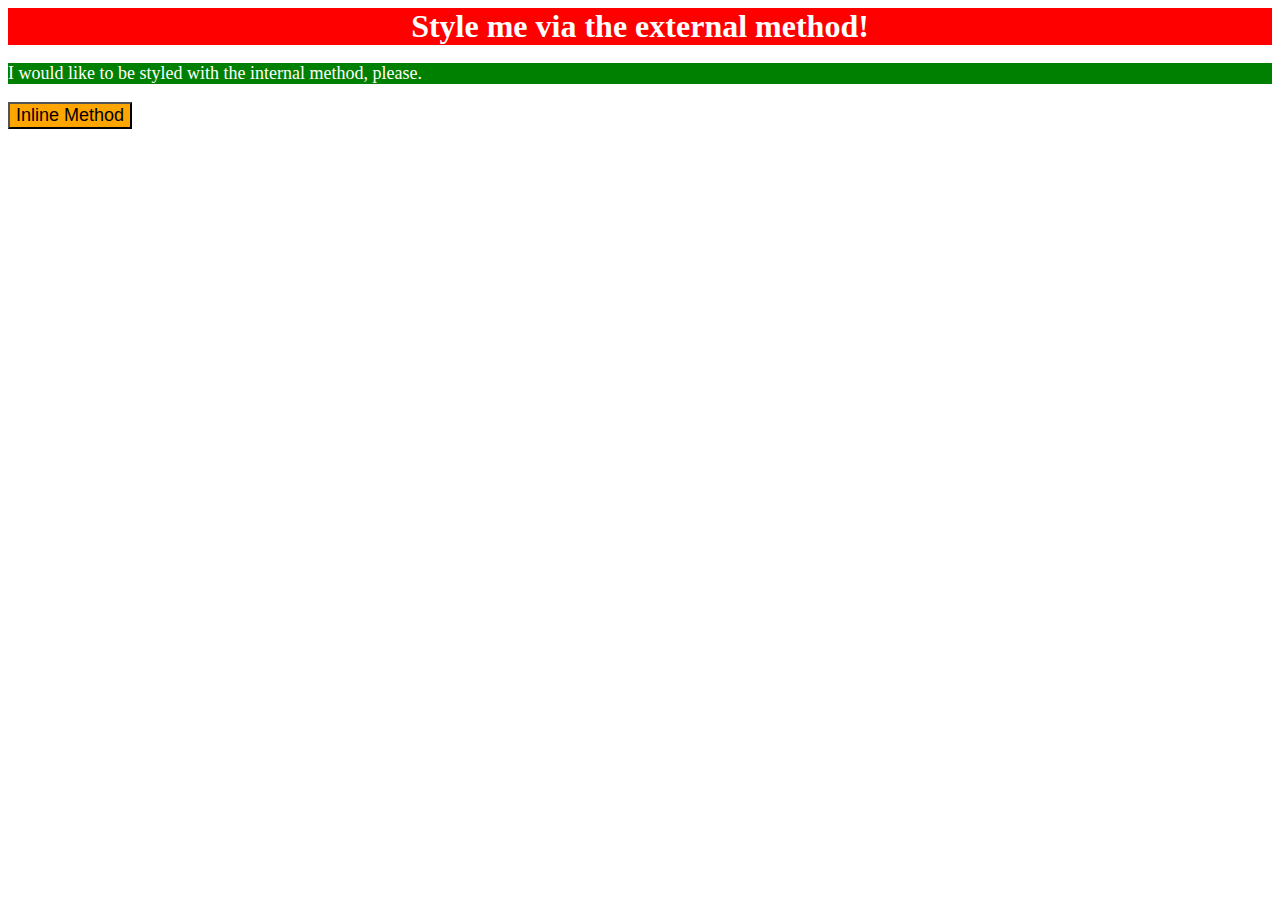
<file: foundations/intro-to-css/01-css-methods/index.html>
<!DOCTYPE html>
<html lang="en">
  <head>
    <meta charset="UTF-8">
    <meta http-equiv="X-UA-Compatible" content="IE=edge">
    <meta name="viewport" content="width=device-width, initial-scale=1.0">
    <title>Methods for Adding CSS</title>
    <link rel="stylesheet" href="style.css">
    <style>
      p {
        background-color: green;
        color: white;
        font-size: 18px;
      }
    </style>
  </head>
  <body>
    <div>Style me via the external method!</div>
    <p>I would like to be styled with the internal method, please.</p>
    <button style="background-color: orange; font-size: 18px;">Inline Method</button>
  </body>
</html>
</file>
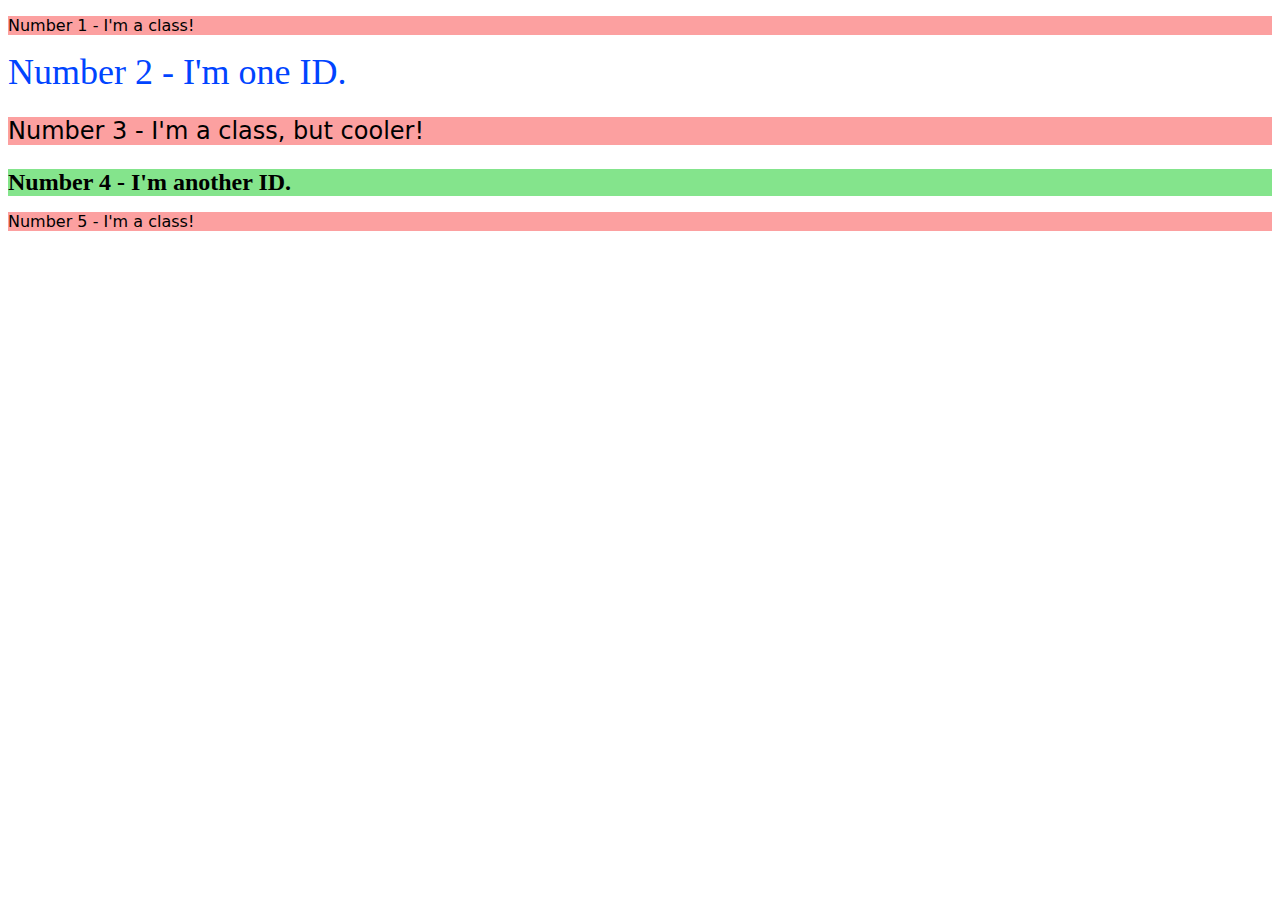
<file: foundations/intro-to-css/02-class-id-selectors/index.html>
<!DOCTYPE html>
<html lang="en">
  <head>
    <meta charset="UTF-8">
    <meta http-equiv="X-UA-Compatible" content="IE=edge">
    <meta name="viewport" content="width=device-width, initial-scale=1.0">
    <title>Class and ID Selectors</title>
    <link rel="stylesheet" href="style.css">
  </head>
  <body>
    <p class="odd-number">Number 1 - I'm a class!</p>
    <div id="second-element">Number 2 - I'm one ID.</div>
    <p class="odd-number adjust-font">Number 3 - I'm a class, but cooler!</p>
    <div class="adjust-font" id="fourth-element">Number 4 - I'm another ID.</div>
    <p class="odd-number">Number 5 - I'm a class!</p>
  </body>
</html>
</file>
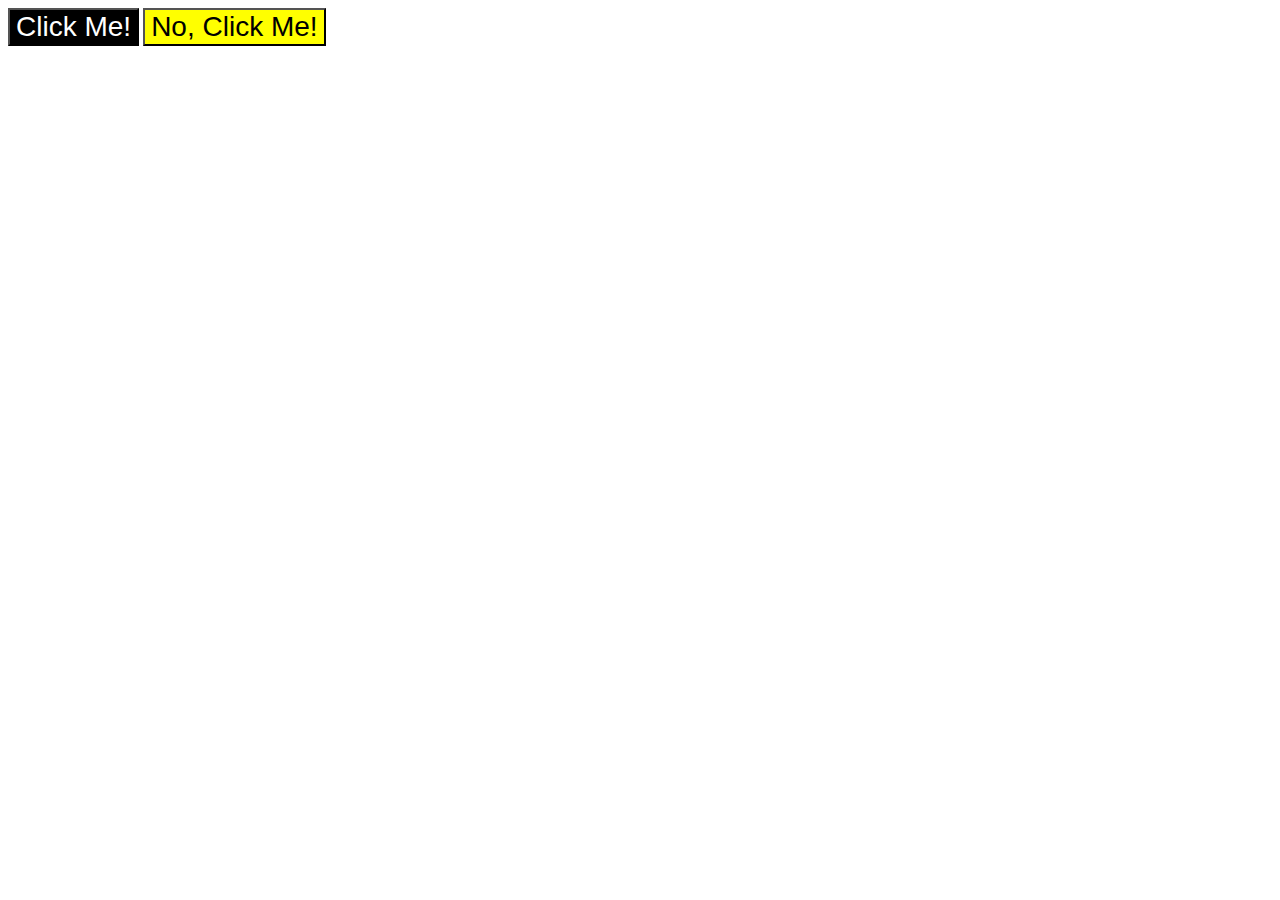
<file: foundations/intro-to-css/03-grouping-selectors/index.html>
<!DOCTYPE html>
<html lang="en">
  <head>
    <meta charset="UTF-8">
    <meta http-equiv="X-UA-Compatible" content="IE=edge">
    <meta name="viewport" content="width=device-width, initial-scale=1.0">
    <title>Grouping Selectors</title>
    <link rel="stylesheet" href="style.css">
  </head>
  <body>
    <button class="first-button">Click Me!</button>
    <button class="second-button">No, Click Me!</button>
  </body>
</html>
</file>
<file: intermediate-html-css/admin-dashboard/style.css>
@import url(https://rsms.me/inter/inter.css);

:root {
    box-sizing: border-box;
    font-family: 'Inter';
}

body {
    margin: 0;
    display: grid;
    grid-template-columns: 1fr 4fr;
    grid-template-rows: minmax(auto-fit, 25vh) auto;
    grid-template-areas: 
    "sidebar header"
    "sidebar main";
    min-height: 100vh;
    background-color: #3e79d1;
}

.sidebar {
    grid-area: sidebar;
    display: grid;
    grid-template-rows: 2fr 6fr 3fr;
    grid-template-columns: 1fr;
    height: 100vh;
}

.logo {
    display: flex;
    font-size: 2rem;
    font-weight: 700;
    color: white;
    padding: 1rem;
}

.logo-container {
    display: flex;
    align-items: center;
    gap: 1rem;
    height: 4rem;
}

.logo svg {
    height: 4rem;
    fill: white;
}

.links,
.options {
    display: flex;
    flex-direction: column;
    gap: 2rem;
    padding: 0 2rem;
}

.nav-item {
    color: white;
    fill: white;
    display: flex;
    align-items: center;
    gap: 2rem;
    font-weight: 700;
    font-size: 1.75rem;
}

.header {
    background-color: white;
    grid-area: header;
    display: grid;
    grid-template-rows: 1fr 1fr;
    grid-template-columns: 6fr 4fr;
    padding-bottom: 2rem;
}

.searchbar {
    display: flex;
    align-items: center;
    gap: 1rem;
    padding-left: 3rem;
}

svg {
    height: 2rem;
}

.searchbar > input {
    width: 90%;
    border-radius: 2rem;
    border: none;
    font-size: 1.5rem;
    padding: 0.4rem 1rem;
    background-color: #ececec;
}

.notifications {
    display: flex;
    justify-content:flex-end;
    align-items: center;
    gap: 2rem;
    padding: 0 4rem;
    font-size: 1.5rem;
    font-weight: 700;
}

#profile-icon {
    height: 4rem;
}

#profile {
    height: 6rem;
}

.user {
    display: flex;
    justify-content: flex-start;
    align-items: center;
    gap: 2rem;
    padding: 0 3rem;
}

.greeting {
    display: flex;
    flex-direction: column;
    justify-content: center;
}

.greeting > :first-child {
    font-size: 1rem;
    font-weight: 700;
    margin: 0;
}

.greeting > :last-child {
    font-size: 2rem;
    font-weight: 700;
    margin: 0;
}

.buttons {
    display: flex;
    flex-wrap: wrap;
    justify-content: flex-end;
    gap: 3rem;
    align-items: center;
    padding-right: 4rem;
}

.buttons > button {
    border-radius: 2rem;
    background-color:#3e79d1;
    border: none;
    color: white;
    padding: 0.9rem;
    font-size: 1.25rem;
    font-weight: bold;
    font-family: 'Inter';
    width: 130px;
}

.content {
    background-color: #ececec;
    grid-area: main;
    display: grid;
    grid-template-columns: 7fr 3fr;
    grid-template-rows: 1fr;
    overflow: scroll;
}

.content > * > p {
    font-size: 1.5rem;
    font-weight: 600;
    margin: 0;
    padding-left: 1rem;
    padding-top: 2rem;
}

.main-cards {
    display: flex;
    flex-direction: column;
    padding: 1rem;
}

.cards-container {
    display: grid;
    grid-template-columns: repeat(auto-fit, minmax(400px, 1fr));
    grid-auto-rows: 300px;
    gap: 2rem;
    padding: 1rem;
}

.card {
    background-color: white;
    border-radius: 0.5rem;
    box-shadow: 2px 4px 8px 0px #b4b4b4;
    padding: 3rem 2rem;
}

.main-card {
    display: flex;
    flex-direction: column;
    justify-content: space-between;
    border-left: 10px solid #ffb01c
}

.main-card-text {
    display: flex;
    flex-direction: column;
}

.main-card-text > span:first-child {
    font-size: 1.5rem;
    font-weight: 600;
}

.main-card-text > span:last-child {
    font-size: 1.25rem;
    color: #747474;
}

.icons {
    display: flex;
    justify-content: flex-end;
    gap: 2rem;
    fill: #2e2e2e
}

.side-cards {
    display: flex;
    flex-direction: column;
    justify-content: center;
    padding: 1rem;
}

.announcement {
    display: flex;
    flex-direction: column;
}

hr {
    margin: 1rem;
    color: #b4b4b4
}

.announcement > span:first-child {
    font-weight: 700;
}

.side-cards-container {
    padding: 1rem;
    height: clamp(150px, 50%, 500px);
    display: flex;
    flex-direction: column;
    display: grid;
    grid-template-columns: 1fr;
    grid-template-rows: 1fr;
}

.trending-item {
    display: flex;
    align-items: center;
    gap: 1rem;
    margin-bottom: 1rem;
}

.trending-item > svg {
    height: 4rem;
}

.trending-text {
    display: flex;
    flex-direction: column;
}

.trending-text > span:first-child {
    font-weight: 700;
}

.trending-text > span:last-child {
    color: #747474;
}
</file>
<file: foundations/flex/03-flex-header-2/style.css>
/* this is some magical font-importing.  
you'll learn about it later. */
@import url('https://fonts.googleapis.com/css2?family=Besley:ital,wght@0,400;1,900&display=swap');

body {
  margin: 0;
  background: #eee;
  font-family: Besley, serif;
}

.header {
  background: white;
  border-bottom: 1px solid #ddd;
  box-shadow: 0 0 8px rgba(0,0,0,.1);
  display: flex;
  justify-content: space-between;
  padding: 8px;
}

.header-left,
.header-right {
  display: flex;
  align-items: center;
  gap: 16px;
}

.profile-image {
  background: rebeccapurple;
  box-shadow: inset 2px 2px 4px rgba(0,0,0,.5);
  border-radius: 50%;
  width: 48px;
  height: 48px;
}

.logo {
  color: rebeccapurple;
  font-size: 32px;
  font-weight: 900;
  font-style: italic;
}

button {
  border: none;
  border-radius: 8px;
  background: rebeccapurple;
  color: white;
  padding: 8px 24px;
}

a {
  /* this removes the line under our links */
  text-decoration: none;
  color: rebeccapurple;
}

ul {
  list-style-type: none;
  display: flex;
  padding: 0;
  margin: 0;
  gap: 16px;
}
</file>
<file: foundations/flex/05-flex-modal/style.css>
@import url('https://fonts.googleapis.com/css2?family=Roboto:wght@400;700&display=swap');

html, body {
  height: 100%;
}

body {
  font-family: Roboto, sans-serif;
  margin: 0;
  background: #aaa;
  color: #333;
  /* I'll give you this one for free lol */
  display: flex;
  align-items: center;
  justify-content: center;
}

.modal {
  background: white;
  width: 480px;
  border-radius: 10px;
  box-shadow: 2px 4px 16px rgba(0,0,0,.2);
  display: flex;
  gap: 16px;
  padding: 16px;
}

.icon {
  color: royalblue;
  font-size: 26px;
  font-weight: 700;
  background: lavender;
  width: 42px;
  height: 42px;
  border-radius: 50%;
  display: flex;
  align-items: center;
  justify-content: center;
  flex: 0 0 auto;
}

.close-button {
  background: #eee;
  border-radius: 50%;
  color: #888;
  font-weight: 400;
  font-size: 16px;
  height: 24px;
  width: 24px;
  display: flex;
  align-items: center;
  justify-content: center;
  border: 1px solid #eee;
  padding: 0;
}

button {
  cursor: pointer;
  padding: 8px 16px;
  border-radius: 8px;
}

button.continue {
  background: royalblue;
  border: 1px solid royalblue;
  color: white;
}

button.cancel {
  background: white;
  border: 1px solid #ddd;
  color: royalblue;
}

.content {
  display: flex;
  flex-direction: column;
  gap: 12px;
}

.header-close {
  display: flex;
  justify-content: space-between;
  align-items: center;
}

.header {
  font-weight: bold;
  font-size: larger;
}
</file>
<file: foundations/flex/07-flex-layout-2/style.css>
body {
  font-family: -apple-system, BlinkMacSystemFont, 'Segoe UI', Roboto, Oxygen, Ubuntu, Cantarell, 'Open Sans', 'Helvetica Neue', sans-serif;
  margin: 0;
  min-height: 100vh;
  display: flex;
  flex-direction: column;
}

ul {
  list-style: none;
  padding: 0;
  margin: 0;
  display: flex;
  flex-direction: column;
  gap: 16px;
}

a {
  color: white;
  text-decoration: none;
  font-size: 24px;
}

.header {
  height: 72px;
  background: darkmagenta;
  color: white;
  font-size: 32px;
  font-weight: 900;
  padding: 0 16px;
  display: flex;
  align-items: center;
}

.content {
  display: flex;
  flex: 1;
}

.footer {
  height: 72px;
  background: #eee;
  color: darkmagenta;
  display: flex;
  align-items: center;
  justify-content: center;
}

.sidebar {
  width: 300px;
  background: royalblue;
  box-sizing: border-box;
  flex-shrink: 0;
  padding: 16px;
}

.cards {
  display: flex;
  flex-wrap: wrap;
  gap: 32px;
  padding: 48px;
}

.card {
  border: 1px solid #eee;
  box-shadow: 2px 4px 16px rgba(0,0,0,.06);
  border-radius: 4px;
  width: 300px;
  padding: 16px;
}
</file>
<file: foundations/intro-to-css/01-css-methods/style.css>
div {
    background-color: red;
    color: white;
    font-size: 32px;
    font-weight: bold;
    text-align: center;
}
</file>
<file: foundations/intro-to-css/02-class-id-selectors/style.css>
.odd-number {
    background-color: #fca0a0;
    font-family: Verdana, 'DejaVu Sans', sans-serif;
}

#second-element {
    color: #0044ff;
    font-size: 36px;
}

.adjust-font {
    font-size: 24px;
}

#fourth-element {
    background-color: #84e48c;
    font-weight: bold;
}
</file>
<file: foundations/intro-to-css/03-grouping-selectors/style.css>
.first-button,
.second-button {
    font-size: 28px;
    font-family: Helvetica, 'Times New Roman', sans-serif;
}

.first-button {
    background-color: black;
    color: white;
}

.second-button {
    background-color: yellow;
}
</file>
